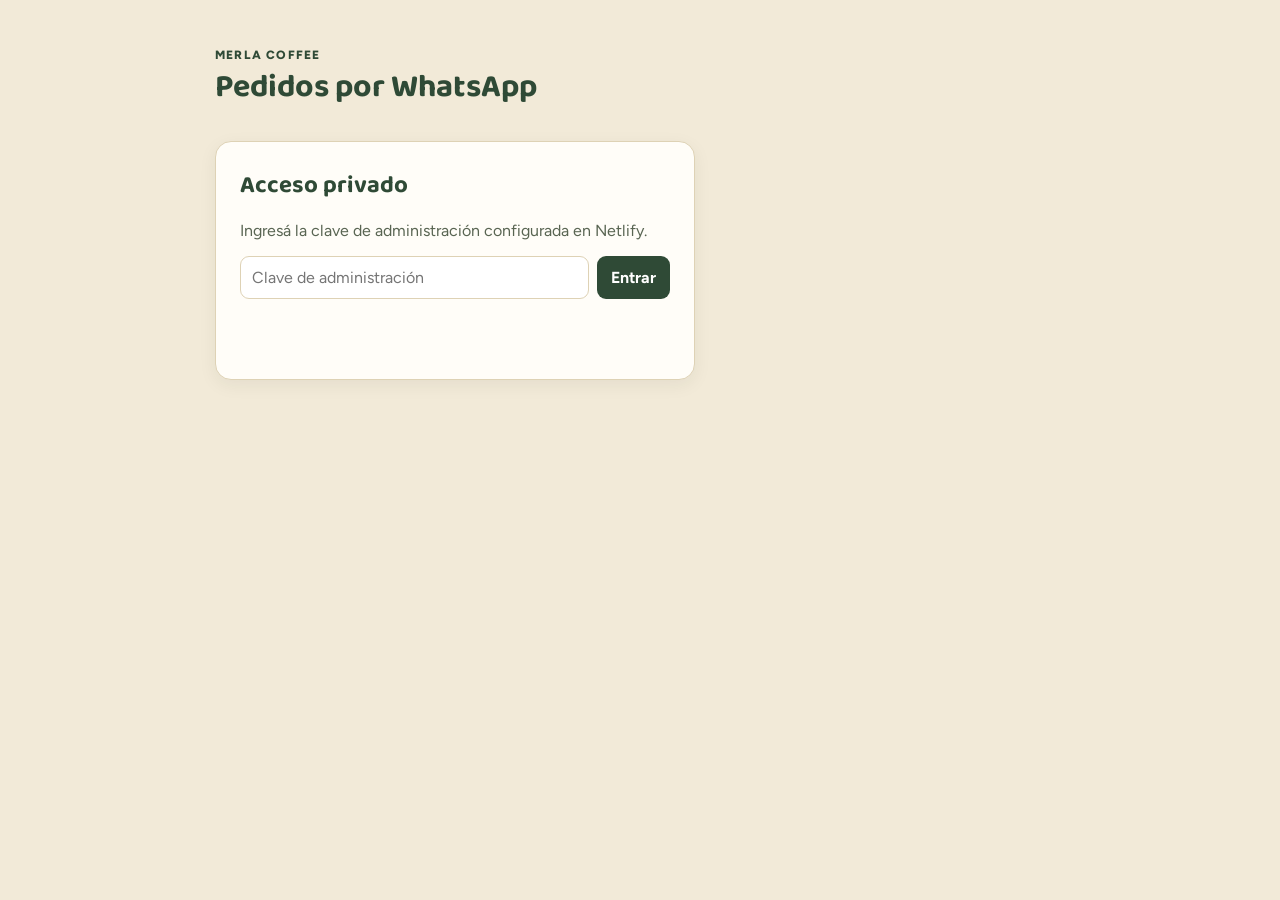
<file: admin.html>
<!doctype html>
<html lang="es-AR">
<head>
  <meta charset="utf-8">
  <meta name="viewport" content="width=device-width, initial-scale=1">
  <meta name="robots" content="noindex, nofollow">
  <title>Pedidos · Merla Coffee</title>
  <link rel="preconnect" href="https://fonts.googleapis.com">
  <link rel="preconnect" href="https://fonts.gstatic.com" crossorigin>
  <link href="https://fonts.googleapis.com/css2?family=Baloo+2:wght@600;700;800&family=Figtree:wght@400;500;600;700&display=swap" rel="stylesheet">
  <link rel="stylesheet" href="admin.css">
</head>
<body>
  <main class="admin">
    <header class="admin__head">
      <div><p class="admin__eyebrow">Merla Coffee</p><h1>Pedidos por WhatsApp</h1></div>
      <button class="admin__logout" id="logout" hidden>Cerrar sesión</button>
    </header>

    <section class="login" id="login">
      <h2>Acceso privado</h2>
      <p>Ingresá la clave de administración configurada en Netlify.</p>
      <form id="login-form">
        <input id="token" type="password" autocomplete="current-password" placeholder="Clave de administración" required>
        <button>Entrar</button>
      </form>
      <p class="mensaje" id="login-message"></p>
    </section>

    <section id="panel" hidden>
      <div class="panel__bar">
        <p>Los pedidos se crean pendientes. Al aprobar, se descuenta el stock y se aplican los puntos.</p>
        <button id="reload">Actualizar</button>
      </div>
      <p class="mensaje" id="panel-message"></p>
      <div class="pedidos" id="pedidos"></div>
    </section>
  </main>
  <script src="admin.js"></script>
</body>
</html>
</file>
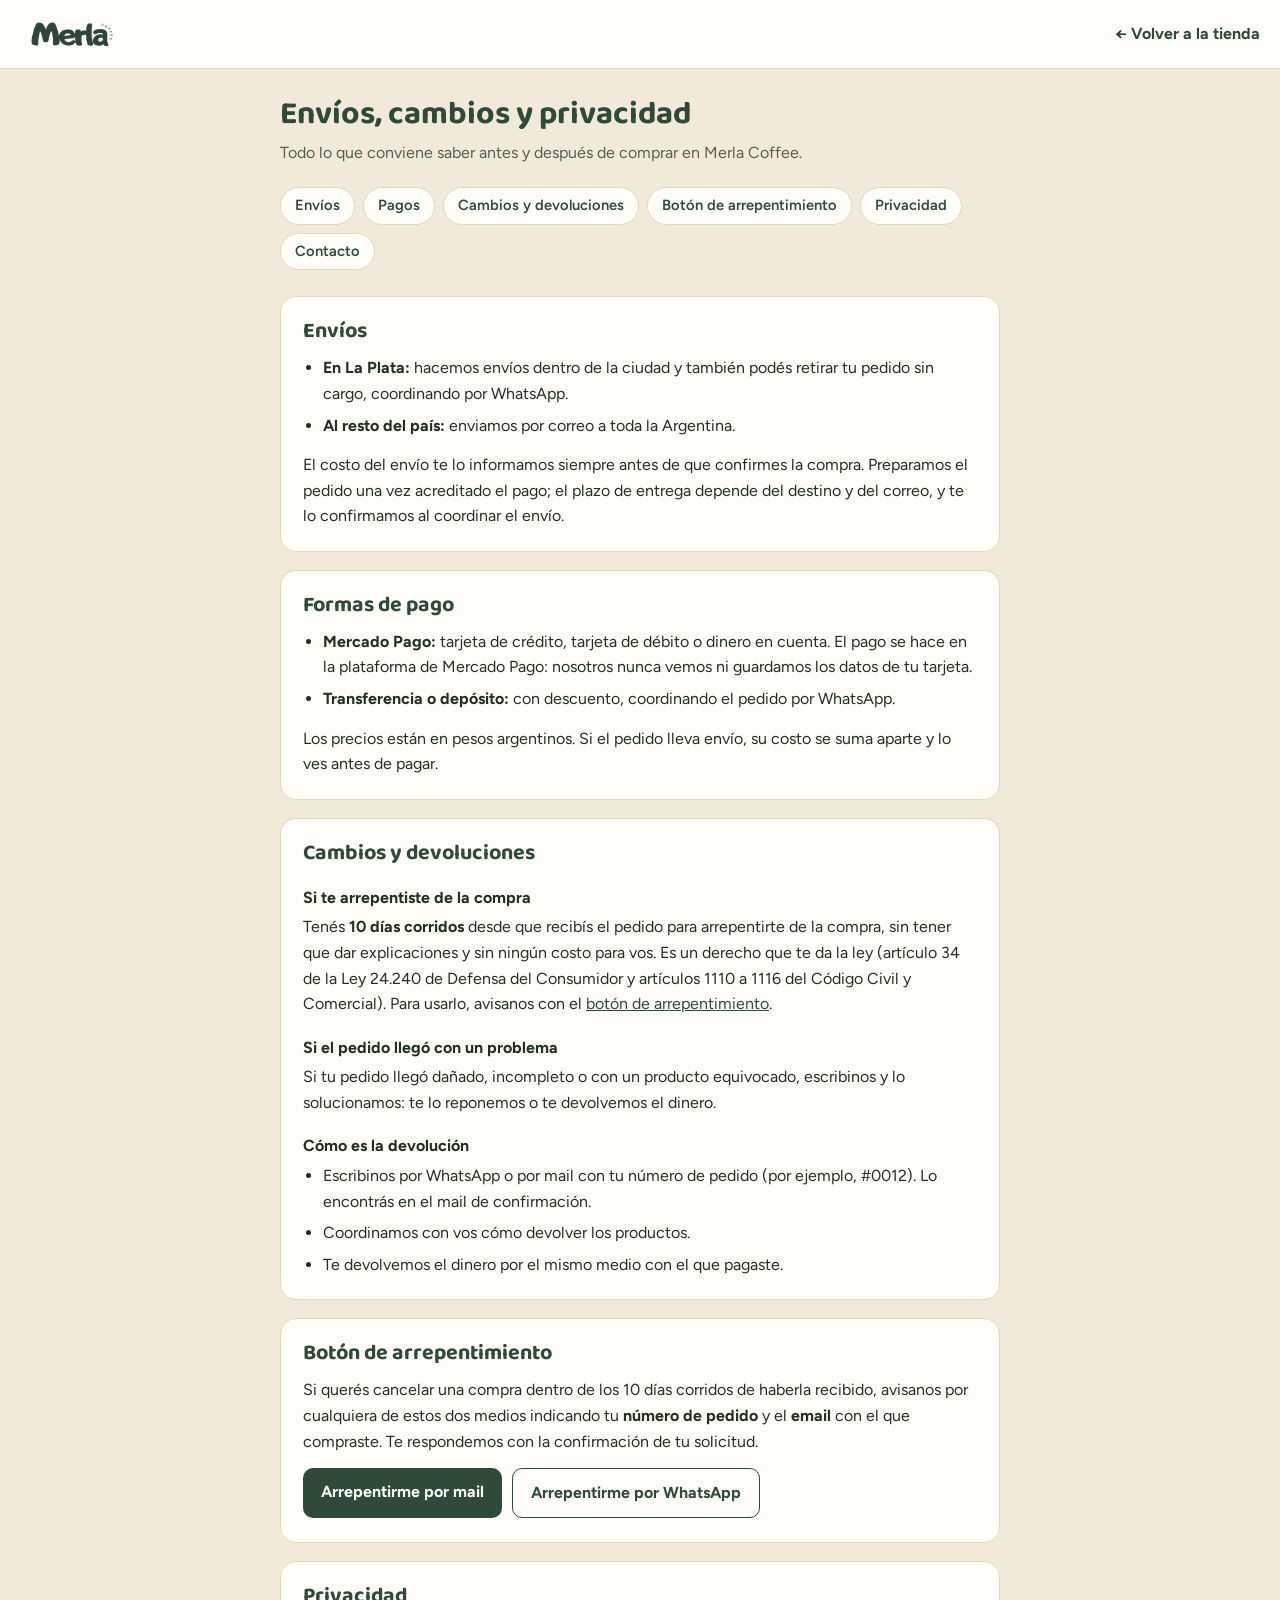
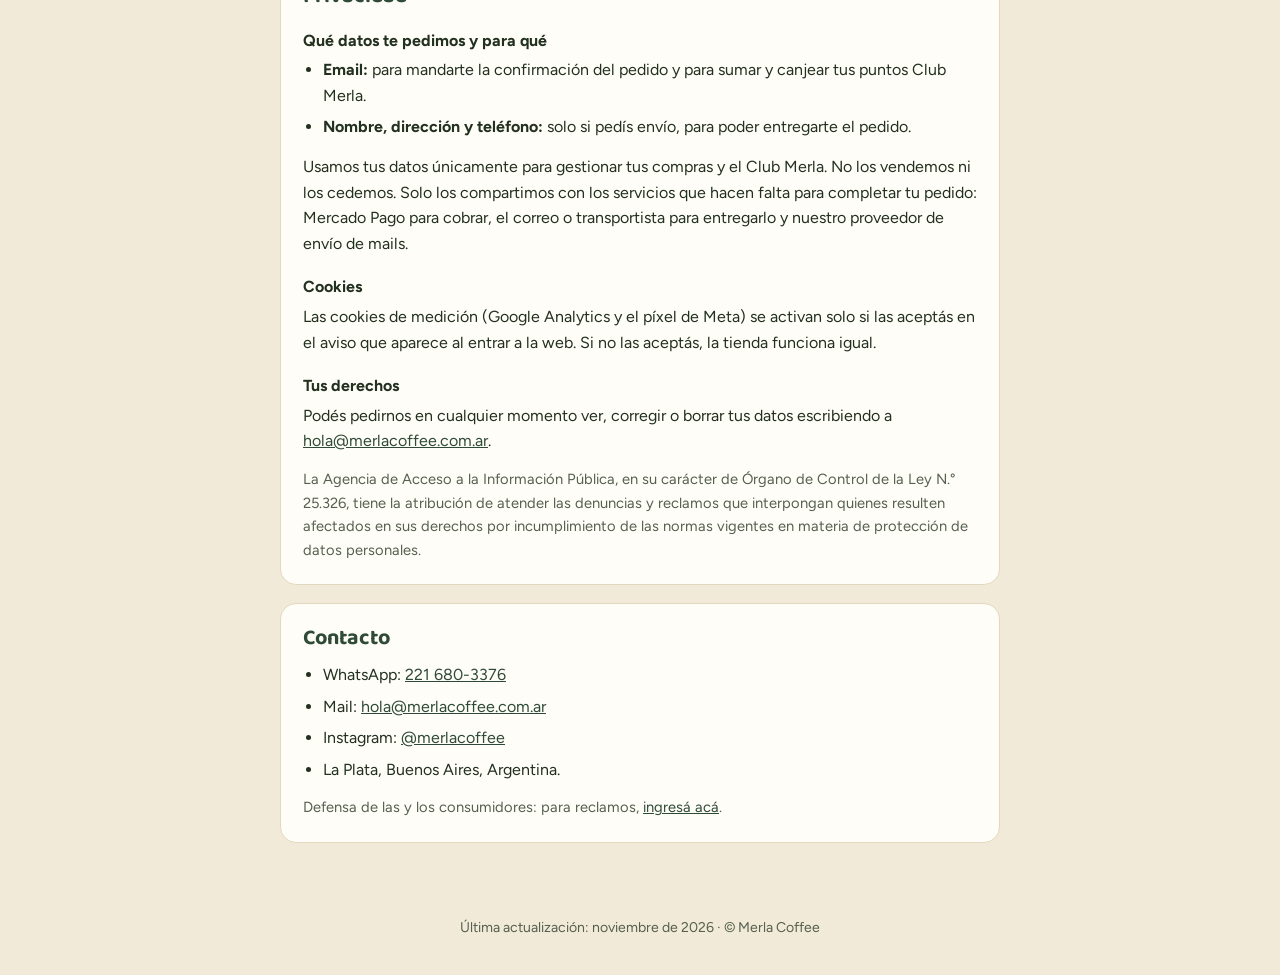
<file: public/politicas.html>
<!DOCTYPE html>
<html lang="es-AR">
<head>
  <meta charset="UTF-8">
  <meta name="viewport" content="width=device-width, initial-scale=1.0">
  <title>Envíos, cambios y privacidad | Merla Coffee</title>
  <meta name="description" content="Cómo enviamos y cobramos, cómo cambiar o devolver un pedido, el botón de arrepentimiento y qué hacemos con tus datos en Merla Coffee.">
  <link rel="canonical" href="https://merlacoffee.com.ar/politicas">
  <link rel="icon" type="image/png" sizes="48x48" href="/img/favicon-48.png?v=8">
  <link rel="icon" type="image/png" sizes="192x192" href="/img/favicon-192.png?v=8">
  <meta name="theme-color" content="#f2ead8">
  <link rel="preconnect" href="https://fonts.googleapis.com">
  <link rel="preconnect" href="https://fonts.gstatic.com" crossorigin>
  <link href="https://fonts.googleapis.com/css2?family=Baloo+2:wght@600;700&family=Figtree:wght@400;600;700&display=swap" rel="stylesheet">
  <!-- Página de texto, sin JavaScript: estilos propios y cortos, con la misma
       paleta y tipografías que la tienda (public/styles.css). Google Merchant
       y Meta la piden para aprobar el catálogo: política de devoluciones,
       datos de contacto y privacidad visibles. Si cambia algo de cómo se
       vende (envíos, pagos, plazos), actualizarla acá. -->
  <style>
    :root { --crema: #f2ead8; --papel: #fffdf8; --borde: #e3d8bd; --verde: #2f4a36; --caramelo: #9a6a37; --texto: #22301f; --gris: #55604f; }
    * { box-sizing: border-box; }
    body { margin: 0; background: var(--crema); color: var(--texto); font: 400 1rem/1.6 "Figtree", -apple-system, "Segoe UI", sans-serif; }
    a { color: var(--verde); }
    .barra { display: flex; align-items: center; justify-content: space-between; gap: 16px; padding: 14px 20px; border-bottom: 1px solid var(--borde); background: var(--papel); }
    .barra img { height: 40px; width: auto; display: block; }
    .barra a.volver { font-weight: 700; text-decoration: none; white-space: nowrap; }
    main { max-width: 760px; margin: 0 auto; padding: 28px 20px 56px; }
    h1 { font: 700 2rem/1.15 "Baloo 2", "Trebuchet MS", sans-serif; color: var(--verde); margin: 0 0 6px; }
    .bajada { color: var(--gris); margin: 0 0 22px; }
    nav.indice { display: flex; flex-wrap: wrap; gap: 8px; margin: 0 0 26px; }
    nav.indice a { border: 1px solid var(--borde); background: var(--papel); border-radius: 999px; padding: 6px 14px; font-weight: 600; font-size: .92rem; text-decoration: none; }
    section { background: var(--papel); border: 1px solid var(--borde); border-radius: 16px; padding: 22px 22px 8px; margin: 0 0 18px; scroll-margin-top: 16px; }
    h2 { font: 700 1.35rem/1.2 "Baloo 2", "Trebuchet MS", sans-serif; color: var(--verde); margin: 0 0 10px; }
    h3 { font-size: 1rem; margin: 18px 0 4px; }
    p, ul { margin: 0 0 14px; }
    ul { padding-left: 20px; }
    li { margin-bottom: 6px; }
    .botones { display: flex; flex-wrap: wrap; gap: 10px; margin: 0 0 16px; }
    .boton { display: inline-block; background: var(--verde); color: #fff; font-weight: 700; text-decoration: none; padding: 11px 18px; border-radius: 10px; }
    .boton--claro { background: transparent; color: var(--verde); border: 1px solid var(--verde); }
    .nota { color: var(--gris); font-size: .92rem; }
    footer { text-align: center; color: var(--gris); font-size: .88rem; padding: 0 20px 36px; }
  </style>
</head>
<body>
  <header class="barra">
    <a href="/" aria-label="Merla Coffee, volver a la tienda"><img src="/img/logo_green.png" alt="Merla Coffee"></a>
    <a class="volver" href="/#cafes">← Volver a la tienda</a>
  </header>

  <main>
    <h1>Envíos, cambios y privacidad</h1>
    <p class="bajada">Todo lo que conviene saber antes y después de comprar en Merla Coffee.</p>

    <nav class="indice" aria-label="Secciones">
      <a href="#envios">Envíos</a>
      <a href="#pagos">Pagos</a>
      <a href="#devoluciones">Cambios y devoluciones</a>
      <a href="#arrepentimiento">Botón de arrepentimiento</a>
      <a href="#privacidad">Privacidad</a>
      <a href="#contacto">Contacto</a>
    </nav>

    <section id="envios">
      <h2>Envíos</h2>
      <ul>
        <li><strong>En La Plata:</strong> hacemos envíos dentro de la ciudad y también podés retirar tu pedido sin cargo, coordinando por WhatsApp.</li>
        <li><strong>Al resto del país:</strong> enviamos por correo a toda la Argentina.</li>
      </ul>
      <p>El costo del envío te lo informamos siempre antes de que confirmes la compra. Preparamos el pedido una vez acreditado el pago; el plazo de entrega depende del destino y del correo, y te lo confirmamos al coordinar el envío.</p>
    </section>

    <section id="pagos">
      <h2>Formas de pago</h2>
      <ul>
        <li><strong>Mercado Pago:</strong> tarjeta de crédito, tarjeta de débito o dinero en cuenta. El pago se hace en la plataforma de Mercado Pago: nosotros nunca vemos ni guardamos los datos de tu tarjeta.</li>
        <li><strong>Transferencia o depósito:</strong> con descuento, coordinando el pedido por WhatsApp.</li>
      </ul>
      <p>Los precios están en pesos argentinos. Si el pedido lleva envío, su costo se suma aparte y lo ves antes de pagar.</p>
    </section>

    <section id="devoluciones">
      <h2>Cambios y devoluciones</h2>
      <h3>Si te arrepentiste de la compra</h3>
      <p>Tenés <strong>10 días corridos</strong> desde que recibís el pedido para arrepentirte de la compra, sin tener que dar explicaciones y sin ningún costo para vos. Es un derecho que te da la ley (artículo 34 de la Ley 24.240 de Defensa del Consumidor y artículos 1110 a 1116 del Código Civil y Comercial). Para usarlo, avisanos con el <a href="#arrepentimiento">botón de arrepentimiento</a>.</p>
      <h3>Si el pedido llegó con un problema</h3>
      <p>Si tu pedido llegó dañado, incompleto o con un producto equivocado, escribinos y lo solucionamos: te lo reponemos o te devolvemos el dinero.</p>
      <h3>Cómo es la devolución</h3>
      <ul>
        <li>Escribinos por WhatsApp o por mail con tu número de pedido (por ejemplo, #0012). Lo encontrás en el mail de confirmación.</li>
        <li>Coordinamos con vos cómo devolver los productos.</li>
        <li>Te devolvemos el dinero por el mismo medio con el que pagaste.</li>
      </ul>
    </section>

    <section id="arrepentimiento">
      <h2>Botón de arrepentimiento</h2>
      <p>Si querés cancelar una compra dentro de los 10 días corridos de haberla recibido, avisanos por cualquiera de estos dos medios indicando tu <strong>número de pedido</strong> y el <strong>email</strong> con el que compraste. Te respondemos con la confirmación de tu solicitud.</p>
      <div class="botones">
        <a class="boton" href="mailto:hola@merlacoffee.com.ar?subject=Arrepentimiento%20de%20compra&amp;body=Quiero%20arrepentirme%20de%20mi%20compra.%0A%0AN%C3%BAmero%20de%20pedido%3A%20%0AEmail%20con%20el%20que%20compr%C3%A9%3A%20">Arrepentirme por mail</a>
        <a class="boton boton--claro" href="https://wa.me/5492216803376?text=Hola%20Merla%20Coffee%2C%20quiero%20arrepentirme%20de%20mi%20compra.%20Mi%20n%C3%BAmero%20de%20pedido%20es%3A%20" target="_blank" rel="noopener">Arrepentirme por WhatsApp</a>
      </div>
    </section>

    <section id="privacidad">
      <h2>Privacidad</h2>
      <h3>Qué datos te pedimos y para qué</h3>
      <ul>
        <li><strong>Email:</strong> para mandarte la confirmación del pedido y para sumar y canjear tus puntos Club Merla.</li>
        <li><strong>Nombre, dirección y teléfono:</strong> solo si pedís envío, para poder entregarte el pedido.</li>
      </ul>
      <p>Usamos tus datos únicamente para gestionar tus compras y el Club Merla. No los vendemos ni los cedemos. Solo los compartimos con los servicios que hacen falta para completar tu pedido: Mercado Pago para cobrar, el correo o transportista para entregarlo y nuestro proveedor de envío de mails.</p>
      <h3>Cookies</h3>
      <p>Las cookies de medición (Google Analytics y el píxel de Meta) se activan solo si las aceptás en el aviso que aparece al entrar a la web. Si no las aceptás, la tienda funciona igual.</p>
      <h3>Tus derechos</h3>
      <p>Podés pedirnos en cualquier momento ver, corregir o borrar tus datos escribiendo a <a href="mailto:hola@merlacoffee.com.ar">hola@merlacoffee.com.ar</a>.</p>
      <p class="nota">La Agencia de Acceso a la Información Pública, en su carácter de Órgano de Control de la Ley N.° 25.326, tiene la atribución de atender las denuncias y reclamos que interpongan quienes resulten afectados en sus derechos por incumplimiento de las normas vigentes en materia de protección de datos personales.</p>
    </section>

    <section id="contacto">
      <h2>Contacto</h2>
      <ul>
        <li>WhatsApp: <a href="https://wa.me/5492216803376" target="_blank" rel="noopener">221 680-3376</a></li>
        <li>Mail: <a href="mailto:hola@merlacoffee.com.ar">hola@merlacoffee.com.ar</a></li>
        <li>Instagram: <a href="https://instagram.com/merlacoffee" target="_blank" rel="noopener">@merlacoffee</a></li>
        <li>La Plata, Buenos Aires, Argentina.</li>
      </ul>
      <p class="nota">Defensa de las y los consumidores: para reclamos, <a href="https://www.argentina.gob.ar/produccion/defensadelconsumidor/formulario" target="_blank" rel="noopener">ingresá acá</a>.</p>
    </section>
  </main>

  <footer>Última actualización: noviembre de 2026 · © Merla Coffee</footer>
</body>
</html>
</file>
<file: admin.css>
:root { --verde:#2f4a36; --crema:#f2ead8; --borde:#ded2b5; --rojo:#9d3e34; --texto:#22301f; font-family:Figtree,Arial,sans-serif; color:var(--texto); }
* { box-sizing:border-box; } body { margin:0; background:var(--crema); } button,input { font:inherit; } button { cursor:pointer; }
.admin { width:min(850px,calc(100% - 32px)); margin:0 auto; padding:48px 0 80px; }.admin__head { display:flex; align-items:center; justify-content:space-between; gap:16px; margin-bottom:28px; }.admin__eyebrow { margin:0; color:var(--verde); font-weight:800; text-transform:uppercase; letter-spacing:.1em; font-size:.75rem; }.admin h1,.admin h2 { margin:0; font-family:"Baloo 2",sans-serif; color:var(--verde); }.admin h1 { font-size:2rem; }.login,.pedido,.vacio { background:#fffdf8; border:1px solid var(--borde); border-radius:16px; padding:24px; box-shadow:0 5px 18px #22301f10; }.login { max-width:480px; }.login p { color:#596552; }.login form { display:flex; gap:8px; }.login input { min-width:0; flex:1; border:1px solid var(--borde); border-radius:9px; padding:11px; }.login button,.panel__bar button,.aprobar { border:0; border-radius:9px; padding:11px 14px; background:var(--verde); color:white; font-weight:700; }.admin__logout,.rechazar { border:1px solid var(--borde); border-radius:9px; padding:9px 12px; background:transparent; color:var(--texto); font-weight:700; }.mensaje { min-height:1.5em; color:var(--rojo); }.panel__bar { display:flex; justify-content:space-between; align-items:center; gap:16px; margin-bottom:8px; }.panel__bar p { margin:0; max-width:570px; }.pedidos { display:grid; gap:14px; }.pedido__top,.pedido__meta,.pedido__actions { display:flex; justify-content:space-between; gap:12px; align-items:center; }.pedido__top strong { margin-left:8px; }.pedido time { color:#66705f; font-size:.88rem; }.estado { display:inline-block; padding:3px 8px; border-radius:999px; text-transform:capitalize; font-size:.75rem; font-weight:800; background:#f3dfac; color:#705400; }.pedido--aprobado .estado { background:#d9ead4; color:#2f6931; }.pedido--rechazado .estado { background:#f3d8d3; color:#8d3328; }.pedido ul { padding:0; list-style:none; }.pedido li { display:flex; justify-content:space-between; gap:16px; padding:5px 0; }.pedido__meta { border-top:1px solid var(--borde); padding-top:13px; }.pedido__points { color:#596552; font-size:.86rem; }.pedido__actions { justify-content:flex-end; margin-top:16px; }.rechazar { color:var(--rojo); }.vacio { text-align:center; color:#596552; } button:disabled { opacity:.55; cursor:wait; } @media (max-width:560px) { .admin { padding-top:28px; }.login form,.panel__bar { align-items:stretch; flex-direction:column; }.pedido__top { align-items:flex-start; flex-direction:column; }.pedido__actions button { flex:1; } }
</file>
